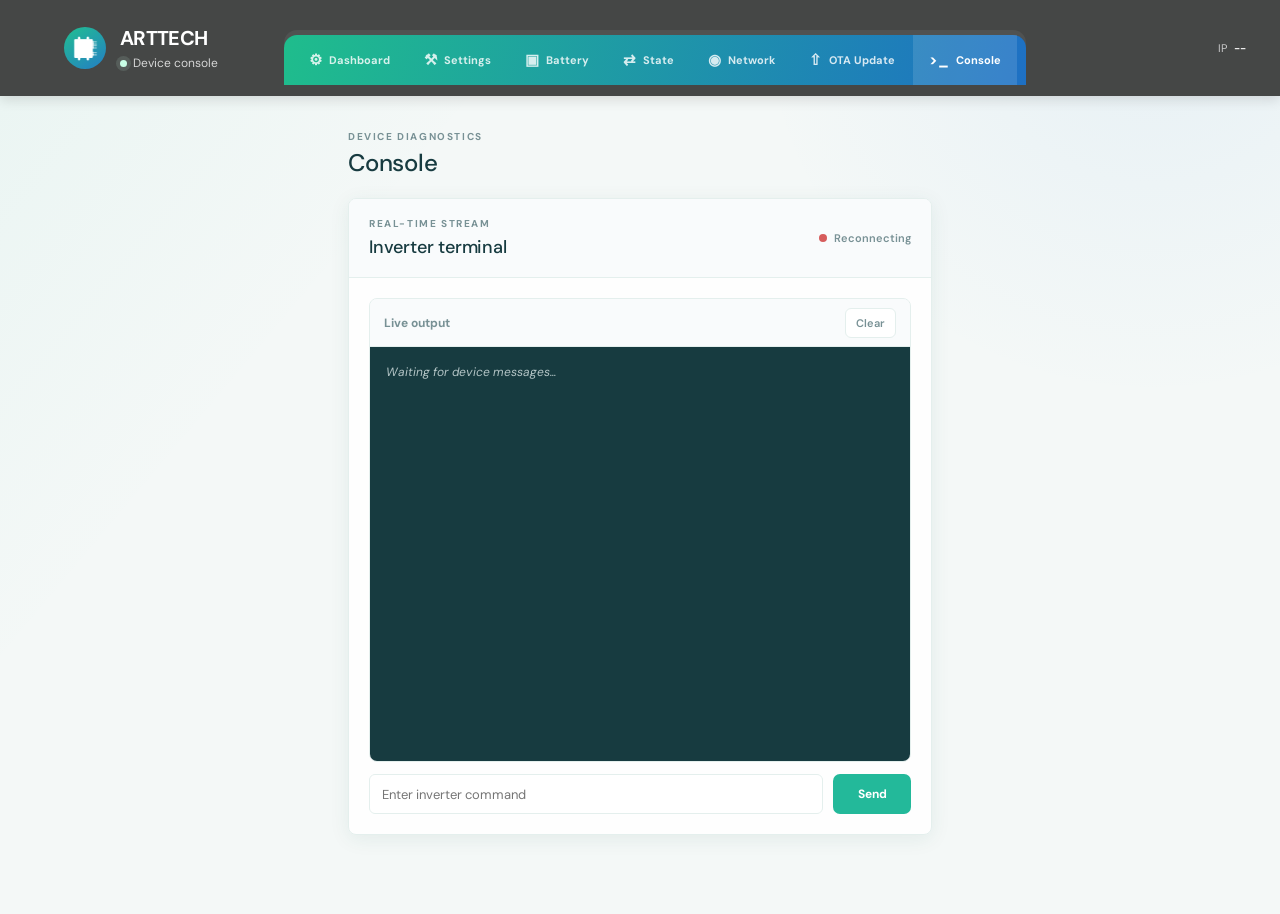
<file: data/info.html>
<!DOCTYPE html>
<html lang="en">
<head>
  <meta charset="UTF-8" />
  <meta http-equiv="X-UA-Compatible" content="IE=edge" />
  <meta name="viewport" content="width=device-width, initial-scale=1.0" />
  <title>ARTTECH | Console</title>
  <link rel="preconnect" href="https://fonts.googleapis.com">
  <link rel="preconnect" href="https://fonts.gstatic.com" crossorigin>
  <link href="https://fonts.googleapis.com/css2?family=DM+Sans:wght@400;500;600;700&display=swap" rel="stylesheet">
  <link rel="stylesheet" href="dashboard.css" />
  <link rel="stylesheet" href="info.css" />
</head>
<body>
  <!-- 1. Dashboard shell and navigation -->
  <header class="topbar">
    <div class="brand-block">
      <div class="brand-mark"><img src="pic/pic-monitor.png" alt="Inverter"></div>
      <div>
        <h1>ARTTECH</h1>
        <p class="connection"><span class="status-dot"></span>Device console</p>
      </div>
    </div>
    <nav class="top-navigation" aria-label="Primary navigation">
      <a class="top-navigation-link" href="dashboard.html"><span>⚙</span> Dashboard</a>
      <a class="top-navigation-link" href="setting.html"><span>⚒</span> Settings</a>
      <a class="top-navigation-link" href="battery.html"><span>▣</span> Battery</a>
      <a class="top-navigation-link" href="state.html"><span>⇄</span> State</a>
      <a class="top-navigation-link" href="network.html"><span>◉</span> Network</a>
      <a class="top-navigation-link" href="ota.html"><span>⇧</span> OTA Update</a>
      <a class="top-navigation-link active" href="info.html" aria-current="page"><span>&gt;_</span> Console</a>
    </nav>
    <div class="topbar-actions info-device-status">
      <span>IP</span>
      <strong id="device_ip">--</strong>
    </div>
  </header>

  <div class="app-shell">
    <main class="dashboard info-page">
      <!-- 2. Page heading -->
      <section class="page-intro">
        <div>
          <p class="overline">DEVICE DIAGNOSTICS</p>
          <h2>Console</h2>
        </div>
      </section>

      <!-- 3. Live console -->
      <section class="info-panel" aria-labelledby="console-title">
        <header class="info-header">
          <div>
            <p class="overline">REAL-TIME STREAM</p>
            <h2 id="console-title">Inverter terminal</h2>
          </div>
          <span class="connection-state" id="connectionState" role="status" aria-live="polite">
            <span class="connection-indicator" id="connectionIndicator"></span>
            <span id="connectionLabel">Connecting</span>
          </span>
        </header>

        <div class="info-content">
          <!-- 3.1 Terminal output -->
          <section class="console-card" aria-labelledby="terminal-title">
            <header class="console-header">
              <h3 id="terminal-title">Live output</h3>
              <button class="console-clear" id="clearBtn" type="button">Clear</button>
            </header>
            <div class="terminal" id="terminal" role="log" aria-live="polite" aria-relevant="additions text">
              <p class="terminal-empty" id="terminalEmpty">Waiting for device messages...</p>
            </div>
          </section>

          <!-- 3.2 Command input -->
          <form class="console-command" id="commandForm">
            <label class="visually-hidden" for="messageInput">Inverter command</label>
            <input class="command-input" type="text" id="messageInput" placeholder="Enter inverter command" autocomplete="off" />
            <button class="command-send" id="sendBtn" type="submit">Send</button>
          </form>
        </div>
      </section>
    </main>
  </div>

  <script src="info.js"></script>
</body>
</html>
</file>
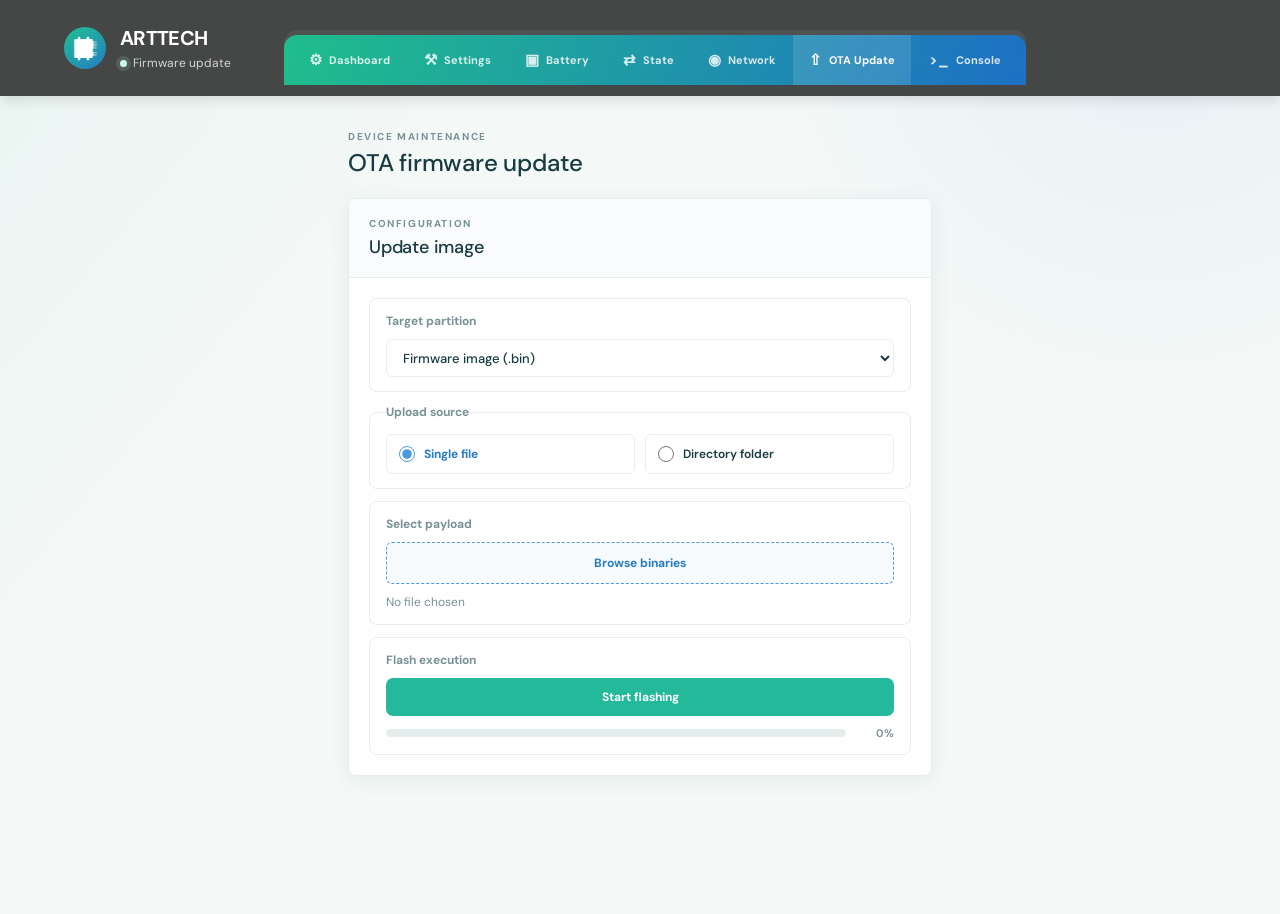
<file: data/ota.html>
<!DOCTYPE html>
<html lang="en">
<head>
  <meta charset="UTF-8" />
  <meta http-equiv="X-UA-Compatible" content="IE=edge" />
  <meta name="viewport" content="width=device-width, initial-scale=1.0" />
  <title>ARTTECH | Firmware Update</title>
  <link rel="preconnect" href="https://fonts.googleapis.com">
  <link rel="preconnect" href="https://fonts.gstatic.com" crossorigin>
  <link href="https://fonts.googleapis.com/css2?family=DM+Sans:wght@400;500;600;700&display=swap" rel="stylesheet">
  <link rel="stylesheet" href="dashboard.css" />
  <link rel="stylesheet" href="ota.css" />
</head>
<body>
  <!-- 1. Dashboard shell and navigation -->
  <header class="topbar">
    <div class="brand-block">
      <div class="brand-mark"><img src="pic/pic-monitor.png" alt="Inverter"></div>
      <div>
        <h1>ARTTECH</h1>
        <p class="connection"><span class="status-dot"></span>Firmware update</p>
      </div>
    </div>
    <nav class="top-navigation" aria-label="Primary navigation">
      <a class="top-navigation-link" href="dashboard.html"><span>⚙</span> Dashboard</a>
      <a class="top-navigation-link" href="setting.html"><span>⚒</span> Settings</a>
      <a class="top-navigation-link" href="battery.html"><span>▣</span> Battery</a>
      <a class="top-navigation-link" href="state.html"><span>⇄</span> State</a>
      <a class="top-navigation-link" href="network.html"><span>◉</span> Network</a>
      <a class="top-navigation-link active" href="ota.html" aria-current="page"><span>⇧</span> OTA Update</a>
      <a class="top-navigation-link" href="info.html"><span>&gt;_</span> Console</a>
    </nav>
    <div class="topbar-actions"></div>
  </header>

  <div class="app-shell">
    <main class="dashboard ota-page">
      <!-- 2. Page heading -->
      <section class="page-intro">
        <div>
          <p class="overline">DEVICE MAINTENANCE</p>
          <h2>OTA firmware update</h2>
        </div>
      </section>

      <!-- 3. Firmware update workflow -->
      <section class="ota-panel" aria-labelledby="ota-panel-title">
        <header class="ota-header">
          <div>
            <p class="overline">CONFIGURATION</p>
            <h2 id="ota-panel-title">Update image</h2>
          </div>
        </header>

        <div class="ota-content">
          <!-- 3.1 Target partition -->
          <section class="ota-card" aria-labelledby="partition-label">
            <label class="ota-label" id="partition-label" for="type">Target partition</label>
            <select id="type" class="ota-select">
              <option value="otafirmware">Firmware image (.bin)</option>
              <option value="otalittlefs">LittleFS filesystem (.bin)</option>
            </select>
          </section>

          <!-- 3.2 Upload source -->
          <fieldset class="ota-card ota-source-card">
            <legend class="ota-label">Upload source</legend>
            <div class="ota-source-options">
              <label class="ota-source-option">
                <input type="radio" name="uploadMode" id="radioFile" checked>
                <span>Single file</span>
              </label>
              <label class="ota-source-option">
                <input type="radio" name="uploadMode" id="radioFolder">
                <span>Directory folder</span>
              </label>
            </div>
          </fieldset>

          <!-- 3.3 Payload selection -->
          <section class="ota-card" aria-labelledby="payload-title">
            <h3 class="ota-label" id="payload-title">Select payload</h3>
            <div id="fileInputGroup" class="ota-file-group">
              <label class="ota-file-picker">
                <input type="file" id="file" multiple>
                <span>Browse binaries</span>
              </label>
            </div>
            <div id="folderInputGroup" class="ota-file-group" hidden>
              <label class="ota-file-picker">
                <input type="file" id="folder" webkitdirectory multiple>
                <span>Browse folder</span>
              </label>
            </div>
            <p id="file-name" class="ota-file-name" aria-live="polite">No file chosen</p>
          </section>

          <!-- 3.4 Upload progress and action -->
          <section class="ota-card" aria-labelledby="flash-title">
            <h3 class="ota-label" id="flash-title">Flash execution</h3>
            <button class="ota-upload-button" id="upload-button" type="button">Start flashing</button>
            <div class="ota-progress-wrap">
              <progress id="progress" max="100" value="0" aria-label="Upload progress"></progress>
              <output id="progress-value" for="progress">0%</output>
            </div>
          </section>
        </div>
      </section>
    </main>
  </div>

  <script src="ota.js"></script>
</body>
</html>
</file>
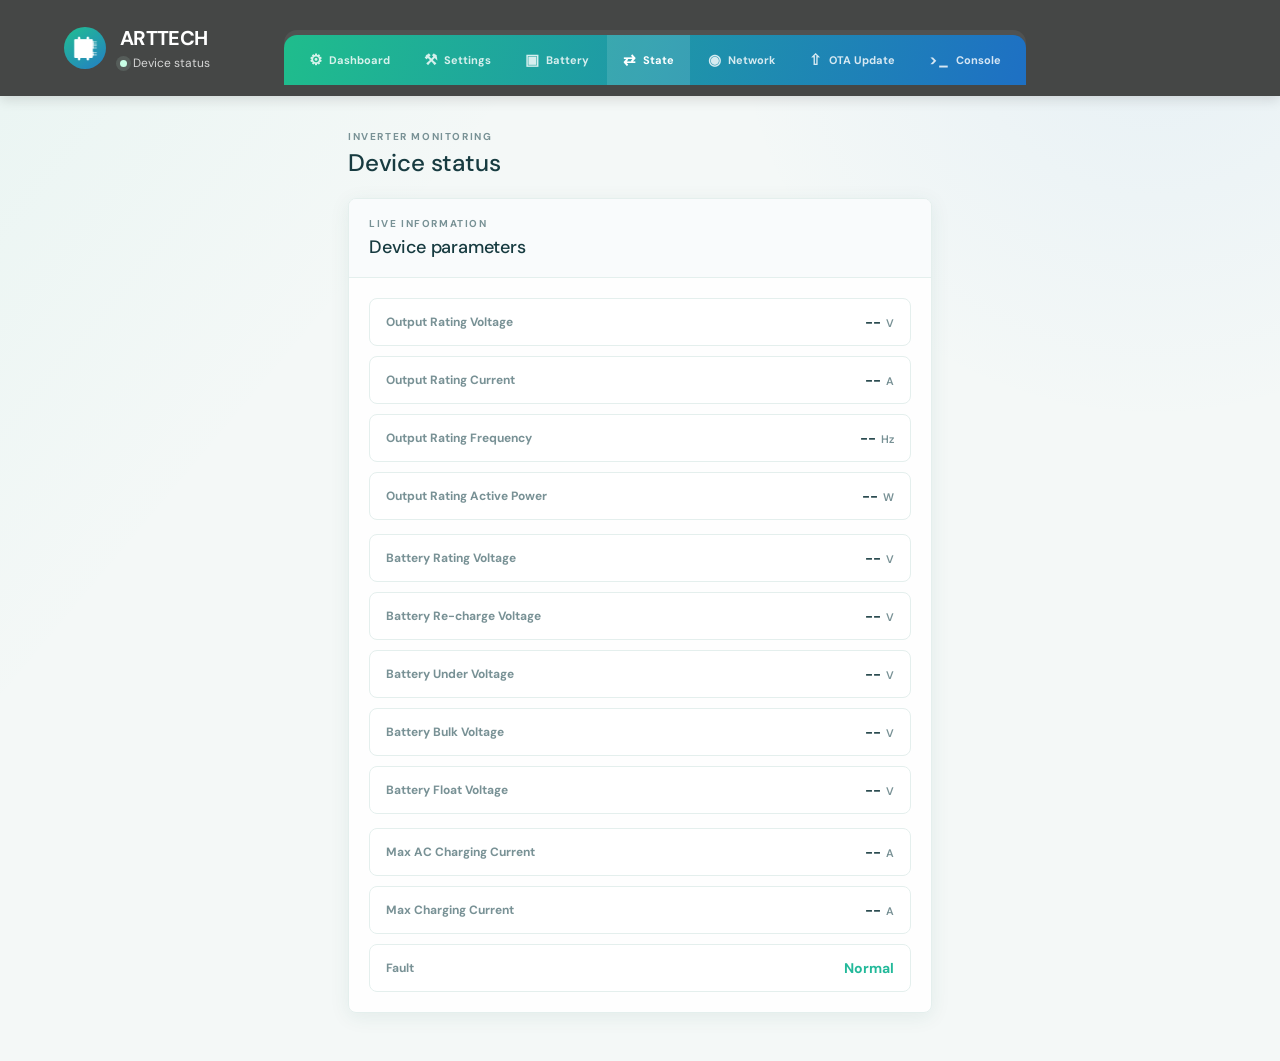
<file: data/state.html>
<!DOCTYPE html>
<html lang="en">

<head>
  <meta charset="UTF-8" />
  <meta http-equiv="X-UA-Compatible" content="IE=edge" />
  <meta name="viewport" content="width=device-width, initial-scale=1.0" />
  <title>ARTTECH | Device Status</title>
  <link rel="preconnect" href="https://fonts.googleapis.com">
  <link rel="preconnect" href="https://fonts.gstatic.com" crossorigin>
  <link href="https://fonts.googleapis.com/css2?family=DM+Sans:wght@400;500;600;700&display=swap" rel="stylesheet">
  <link rel="stylesheet" href="dashboard.css" />
  <link rel="stylesheet" href="state.css" />
</head>

<body>
  <!-- 1. Dashboard shell and navigation -->
  <header class="topbar">
    <div class="brand-block">
      <div class="brand-mark"><img src="pic/pic-monitor.png" alt="Inverter"></div>
      <div>
        <h1>ARTTECH</h1>
        <p class="connection"><span class="status-dot"></span>Device status</p>
      </div>
    </div>
    <nav class="top-navigation" aria-label="Primary navigation">
      <a class="top-navigation-link" href="dashboard.html"><span>⚙</span> Dashboard</a>
      <a class="top-navigation-link" href="setting.html"><span>⚒</span> Settings</a>
      <a class="top-navigation-link" href="battery.html"><span>▣</span> Battery</a>
      <a class="top-navigation-link active" href="state.html"><span>⇄</span> State</a>
      <a class="top-navigation-link" href="network.html"><span>◉</span> Network</a>
      <a class="top-navigation-link" href="ota.html"><span>⇧</span> OTA Update</a>
      <a class="top-navigation-link" href="info.html"><span>&gt;_</span> Console</a>
    </nav>
    <div class="topbar-actions"></div>
  </header>

  <div class="app-shell">
    <main class="dashboard device-status-page">
      <!-- 2. Page heading -->
      <section class="page-intro">
        <div>
          <p class="overline">INVERTER MONITORING</p>
          <h2>Device status</h2>
        </div>
      </section>

      <!-- 3. Device status panel -->
      <section class="status-panel" aria-labelledby="device-status-title">
        <header class="status-header">
          <div class="status-title">
            <p class="overline">LIVE INFORMATION</p>
            <h2 id="device-status-title">Device parameters</h2>
          </div>
        </header>

        <div class="status-content">
          <!-- 3.1 Output rating -->
          <article class="status-row">
            <h3>Output Rating Voltage</h3>
            <div class="status-value"><strong id="Output Rating Voltage">--</strong><span>V</span></div>
          </article>
          <article class="status-row">
            <h3>Output Rating Current</h3>
            <div class="status-value"><strong id="Output Rating Current">--</strong><span>A</span></div>
          </article>
          <article class="status-row">
            <h3>Output Rating Frequency</h3>
            <div class="status-value"><strong id="Output Rating Frequency">--</strong><span>Hz</span></div>
          </article>
          <article class="status-row">
            <h3>Output Rating Active Power</h3>
            <div class="status-value"><strong id="Output Rating Active Power">--</strong><span>W</span></div>
          </article>

          <!-- 3.2 Battery rating -->
          <article class="status-row">
            <h3>Battery Rating Voltage</h3>
            <div class="status-value"><strong id="Battery Rating Voltage">--</strong><span>V</span></div>
          </article>
          <article class="status-row">
            <h3>Battery Re-charge Voltage</h3>
            <div class="status-value"><strong id="Battery Re-charge Voltage">--</strong><span>V</span></div>
          </article>
          <article class="status-row">
            <h3>Battery Under Voltage</h3>
            <div class="status-value"><strong id="Battery Under Voltage">--</strong><span>V</span></div>
          </article>
          <article class="status-row">
            <h3>Battery Bulk Voltage</h3>
            <div class="status-value"><strong id="Battery Bulk Voltage">--</strong><span>V</span></div>
          </article>
          <article class="status-row">
            <h3>Battery Float Voltage</h3>
            <div class="status-value"><strong id="Battery Float Voltage">--</strong><span>V</span></div>
          </article>

          <!-- 3.3 Charging limits -->
          <article class="status-row">
            <h3>Max AC Charging Current</h3>
            <div class="status-value"><strong id="Max AC Charging Current">--</strong><span>A</span></div>
          </article>
          <article class="status-row">
            <h3>Max Charging Current</h3>
            <div class="status-value"><strong id="Max Charging Current">--</strong><span>A</span></div>
          </article>

          <!-- 3.4 Fault state -->
          <article class="status-row status-row-alert">
            <h3>Fault</h3>
            <div class="status-value"><strong id="Inverter Faults">Normal</strong></div>
          </article>
        </div>
      </section>
    </main>
  </div>

  <script src="state.js"></script>
</body>

</html>
</file>
<file: data/dashboard.css>
/* ==========================================================================
   DASHBOARD.CSS - STYLESHEET MANAGEMENT
   ========================================================================== */

/* --------------------------------------------------------------------------
   1. VARIABLES & BASE SETUP
   -------------------------------------------------------------------------- */
:root {
  --ink: #173b40;
  --muted: #789195;
  --paper: #fff;
  --canvas: #f4f8f7;
  --line: #e4efed;
  --mint: #23b99a;
  --blue: #4d99df;
  --yellow: #f7b735;
  --pink: #d978b0;
  --shadow: 0 16px 40px rgba(29, 84, 82, .08);
}

* {
  box-sizing: border-box;
}

html,
body {
  max-width: 100%;
  overflow-x: hidden;
}

body {
  margin: 0;
  background: var(--canvas);
  color: var(--ink);
  font-family: "DM Sans", sans-serif;
  background-image: linear-gradient(130deg, rgba(35, 185, 154, .05), transparent 28%),
                    radial-gradient(circle at 90% 0, rgba(77, 153, 223, .08), transparent 27%);
}

/* Typography Defaults */
h1,
h2,
p {
  margin: 0;
}

h1 {
  font-size: 20px;
  font-weight: 700;
  letter-spacing: -.7px;
}

h2 {
  font-family: 'Inter', system-ui, -apple-system, BlinkMacSystemFont, "Segoe UI", Roboto, sans-serif;
  font-size: 18px;
  font-weight: 500;
  letter-spacing: -0.2px;
}

button {
  font: inherit;
}

.overline {
  margin: 0;
  color: var(--muted);
  font-size: 10px;
  font-weight: 700;
  letter-spacing: 1.6px;
}

.overline-light {
  color: rgba(255, 255, 255, .75);
}

.separator {
  margin: 0 7px;
  color: rgba(255, 255, 255, .4);
}


/* --------------------------------------------------------------------------
   2. APP LAYOUT SHELL & NAVIGATION
   -------------------------------------------------------------------------- */
/* Top Header / Topbar (Fixed & Sticky Header) */
.topbar {
  display: flex;
  align-items: center;
  justify-content: space-between;
  padding: 25px max(5vw, 28px);
  color: #fff;
  position: sticky !important;
  top: 0;
  width: 100%;
  z-index: 1000;
  min-height: 82px;
  background: #454746;
  box-shadow: 0 4px 12px rgba(0, 0, 0, 0.12);
}

/* Brand & Logo Section */
.brand-block {
  display: flex;
  align-items: center;
  gap: 14px;
  min-width: 220px;
}

.brand-mark {
  display: grid;
  place-items: center;
  width: 42px;
  height: 42px;
  border-radius: 50%;
  background: linear-gradient(145deg, #21bf91, #247ec4);
  border: 0;
}

.brand-mark img {
  width: 25px;
  height: 25px;
  object-fit: contain;
  filter: brightness(0) invert(1);
}

.connection {
  margin-top: 4px;
  color: rgba(255, 255, 255, .78);
  font-size: 12px;
}

/* Top Navigation Bar */
.top-navigation {
  display: flex;
  align-self: flex-end;
  gap: 2px;
  margin: 0 auto -14px;
  padding: 0 9px;
  border-radius: 13px 13px 0 0;
  background: linear-gradient(105deg, #1fbd8c, #1e70c4);
  box-shadow: 0 -5px 0 rgba(255, 255, 255, .06);
  max-width: calc(100% - 32px);
}

.top-navigation-link {
  display: flex;
  align-items: center;
  gap: 7px;
  padding: 15px 16px;
  color: rgba(255, 255, 255, .82);
  font-size: 11px;
  font-weight: 700;
  text-decoration: none;
  white-space: nowrap;
}

.top-navigation-link span {
  font-size: 15px;
}

.top-navigation-link:hover,
.top-navigation-link.active {
  color: #fff;
  background: rgba(255, 255, 255, .12);
}

/* Topbar Action Buttons */
.topbar-actions {
  display: flex;
  align-items: center;
  gap: 12px;
  min-width: 220px;
  justify-content: flex-end;
}

.mode-pill {
  display: none;
}

.icon-button {
  width: 40px;
  height: 40px;
  cursor: pointer;
  font-size: 17px;
  border: 1px solid rgba(255, 255, 255, .28);
  background: rgba(255, 255, 255, .14);
  color: #fff;
  border-radius: 11px;
  overflow: hidden;
}

.profile-button {
  position: relative;
  font-size: 0;
  display: grid;
  place-items: center;
  width: 38px;
  height: 38px;
  border: 0;
  border-radius: 50%;
  color: #fff;
  background: linear-gradient(145deg, #20bc91, #227fc8);
  cursor: pointer;
}

.profile-button:before {
  content: "";
  position: absolute;
  top: 8px;
  left: 50%;
  width: 9px;
  height: 9px;
  margin-left: -4.5px;
  border-radius: 50%;
  background: #fff;
}

.profile-button:after {
  content: "";
  position: absolute;
  bottom: 7px;
  left: 50%;
  width: 19px;
  height: 10px;
  margin-left: -9.5px;
  border-radius: 11px 11px 5px 5px;
  background: #fff;
}

/* Main Shell Container */
.app-shell {
  display: flex;
  justify-content: center;
  min-height: calc(100vh - 82px);
  width: 100%;
}

.side-navigation {
  width: 208px;
  flex: 0 0 208px;
  padding-top: 26px;
  border-right: 1px solid #dcebe9;
  background: rgba(255, 255, 255, .7);
}

.dashboard {
  width: 100%;
  max-width: 1380px;
  margin: 0 auto;
  padding: 34px 28px 48px;
  flex: 1;
  box-sizing: border-box;
}


/* --------------------------------------------------------------------------
   3. COMMON CARDS & REUSABLE COMPONENTS
   -------------------------------------------------------------------------- */
.panel,
.metric-card {
  border: 1px solid rgba(220, 235, 232, .9);
  border-radius: 17px;
  background: rgba(255, 255, 255, .91);
  box-shadow: var(--shadow);
}

.panel {
  padding: 24px;
}

.panel-heading {
  display: flex;
  align-items: center;
  justify-content: space-between;
}

.panel-heading h2 {
  margin-top: 5px;
}

/* Status Indicators / Lamps */
.status-dot,
.live-dot {
  display: inline-block;
  width: 7px;
  height: 7px;
  margin-right: 6px;
  border-radius: 50%;
  background: #c9ffe6;
  box-shadow: 0 0 0 4px rgba(201, 255, 230, .12);
}

.status-dot.offline {
  background: #f4b860;
  box-shadow: 0 0 0 4px rgba(244, 184, 96, .14);
}

.live-label {
  padding: 7px 11px;
  border-radius: 8px;
  color: #159a7c;
  background: #e9faf4;
  font-size: 11px;
  font-weight: 700;
  text-transform: uppercase;
}

.live-dot {
  width: 6px;
  height: 6px;
  margin-right: 5px;
  background: var(--mint);
  box-shadow: none;
}

.status-lamp {
  display: inline-block;
  width: 11px;
  height: 11px;
  flex: 0 0 11px;
  border: 1px solid #b9f1dc;
  border-radius: 50%;
  background: #24c995;
  box-shadow: 0 0 2px rgba(36, 201, 149, 0.4);
}

.status-lamp.offline {
  border-color: #d1d5db;
  background: #9ca3af;
  box-shadow: none;
}

.status-lamp.warning {
  border-color: #fbd38d;
  background: #f59e0b;
  box-shadow: 0 0 2px rgba(245, 158, 11, 0.4);
}

.status-lamp.fault {
  border-color: #ffd0cf;
  background: #e45b5b;
  box-shadow: 0 0 2px rgba(228, 91, 91, 0.4);
}


/* --------------------------------------------------------------------------
   4. DASHBOARD PAGE INTRO (ENERGY AT A GLANCE HEADER)
   -------------------------------------------------------------------------- */
.page-intro {
  display: flex;
  align-items: center;
  justify-content: space-between;
  margin-bottom: 20px;
  gap: 12px;
  width: 100%;
}

.page-intro > div:first-child {
  min-width: 0; /* รองรับการย่อขนาดของ Text ภายใน Flex container */
}

.page-intro h2 {
  margin-top: 4px;
  font-size: 24px;
  white-space: nowrap; /* กำหนดไม่ให้ข้อความหัวข้อขึ้นบรรทัดใหม่ */
  overflow: hidden;
  text-overflow: ellipsis;
}

.date-chip {
  padding: 9px 13px;
  border: 1px solid var(--line);
  border-radius: 10px;
  color: var(--muted);
  background: rgba(255, 255, 255, .65);
  font-size: 12px;
  white-space: nowrap; /* ล็อควันที่ไม่ให้ตกบรรทัด */
  flex-shrink: 0;       /* ป้องกันไม่ให้ตัวชิปวันที่โดนบีบเบี้ยว */
}

.date-chip span {
  margin-right: 6px;
  color: var(--mint);
}


/* --------------------------------------------------------------------------
   5. TOP METRICS GRID (KEY PERFORMANCE OVERVIEW)
   -------------------------------------------------------------------------- */
.metrics-grid {
  display: grid;
  grid-template-columns: repeat(4, 1fr);
  gap: 18px;
  margin-top: 18px;
}

.metric-card {
  padding: 19px;
  border-top: 3px solid #0ea5e9;
}

.energy-summary-values {
  display: grid;
  gap: 8px;
  margin-top: 14px;
}

.energy-summary-row {
  display: flex;
  align-items: baseline;
  justify-content: space-between;
  gap: 10px;
  color: var(--muted);
  font-size: 12px;
}

.energy-summary-row strong {
  color: var(--ink);
  font-size: 14px;
  white-space: nowrap;
}

.energy-summary-row small {
  color: var(--muted);
  font-size: 10px;
  font-weight: 500;
}

.metric-top {
  display: flex;
  align-items: center;
  gap: 8px;
}

.metric-top .overline {
  flex: 1;
}

.metric-icon {
  font-size: 23px;
}

.trend {
  padding: 4px 7px;
  border-radius: 6px;
  font-size: 10px;
  font-weight: 700;
}

.positive {
  color: #159b7b;
  background: #e8faf3;
}

.neutral {
  color: #71888b;
  background: #f0f5f4;
}

.metric-value {
  margin-top: 14px;
  font-size: 27px;
  font-weight: 700;
}

.metric-value small {
  color: var(--muted);
  font-size: 11px;
  font-weight: 500;
}

.metric-value.compact {
  margin-top: 0;
}

.metric-note {
  margin-top: 4px;
  color: var(--muted);
  font-size: 12px;
}

.metric-note strong {
  color: var(--ink);
}

/* Ring Indicators Inside Metric Cards */
.battery-summary,
.load-summary {
  display: flex;
  align-items: center;
  gap: 14px;
  margin-top: 13px;
}

.ring-wrapper {
  position: relative;
  width: 57px;
  height: 57px;
  display: flex;
  align-items: center;
  justify-content: center;
}

.ring-svg {
  width: 100%;
  height: 100%;
  transform: rotate(-90deg);
}

.ring-bg {
  fill: none;
  stroke: #e2e8f0;
  stroke-width: 3;
}

.ring-progress {
  fill: none;
  stroke-width: 3;
  stroke-linecap: round;
  transition: stroke-dashoffset 0.3s ease;
}

.ring-progress.mint {
  stroke: var(--mint);
}

.ring-progress.blue {
  stroke: var(--blue);
}

.ring-wrapper > span {
  position: absolute;
  z-index: 1;
  font-size: 13px;
  font-weight: 700;
  color: var(--ink);
}

#loadRingValue {
  color: var(--blue);
}

#loadRingValue small {
  font-size: 9px;
}


/* --------------------------------------------------------------------------
   6. LOAD & OUTPUT PERFORMANCE SECTION
   -------------------------------------------------------------------------- */
.load-output-section {
  display: grid;
  grid-template-columns: 320px 1fr;
  gap: 18px;
  margin-top: 18px;
}

/* Load Gauge Panel */
.load-panel {
  display: flex;
  flex-direction: column;
  justify-content: space-between;
  padding: 24px;
}

.load-panel .panel-heading-center {
  text-align: center;
}

.load-panel .panel-heading-center .overline {
  font-size: 13px;
  letter-spacing: 2px;
  font-weight: 700;
  color: #556b6e;
}

.gauge-wrapper {
  position: relative;
  display: flex;
  flex-direction: column;
  align-items: center;
  justify-content: center;
  margin: 20px 0;
}

.gauge-circle {
  width: 160px;
  height: 160px;
  position: relative;
  display: flex;
  align-items: center;
  justify-content: center;
}

.gauge-svg {
  width: 100%;
  height: 100%;
  transform: rotate(-90deg);
}

.gauge-bg {
  fill: none;
  stroke: #e2e8f0;
  stroke-width: 7;
}

.gauge-progress {
  fill: none;
  stroke: #10b981;
  stroke-width: 7;
  stroke-linecap: round;
  transition: stroke-dashoffset 0.5s ease-in-out;
}

.gauge-progress.warning {
  stroke: #f59e0b;
}

.gauge-progress.fault {
  stroke: #ef4444;
}

.gauge-progress.offline {
  stroke: #94a3b8;
}

.gauge-data {
  position: absolute;
  text-align: center;
}

.gauge-data .overline {
  font-size: 11px;
  font-weight: 700;
  color: #64748b;
  letter-spacing: 0.5px;
  margin-bottom: 2px;
}

.gauge-data .value {
  font-size: 32px;
  font-weight: 800;
  color: #0f172a;
  line-height: 1;
}

.gauge-data .value span {
  font-size: 20px;
  font-weight: 700;
  margin-left: 1px;
}

.load-stats {
  border-top: 1px solid var(--line);
  padding-top: 14px;
  display: flex;
  flex-direction: column;
  gap: 8px;
}

.load-stats-row {
  display: flex;
  justify-content: space-between;
  font-size: 12px;
}

.load-stats-row .lbl {
  color: #8899a6;
  font-weight: 600;
  font-size: 10px;
}

.load-stats-row .val {
  font-weight: 700;
  color: var(--ink);
}

.load-stats-row .val.highlight-green {
  color: #10b981;
}

/* Performance Panel Grid */
.performance-panel {
  padding: 24px;
  background: rgba(255, 255, 255, 0.85);
  backdrop-filter: blur(12px);
  -webkit-backdrop-filter: blur(12px);
  border: 1px solid rgba(228, 239, 237, 0.8);
  border-radius: 20px;
  box-shadow: 0 20px 40px rgba(23, 59, 64, 0.04);
}

.performance-panel .panel-heading {
  margin-bottom: 20px;
}

.perf-grid {
  display: grid;
  grid-template-columns: repeat(3, 1fr);
  gap: 16px;
}

.perf-card {
  background: #ffffff;
  border: 1px solid #eef4f3;
  border-radius: 14px;
  padding: 18px;
  display: flex;
  flex-direction: column;
  justify-content: space-between;
  min-height: 104px;
  position: relative;
  overflow: hidden;
  transition: all 0.25s cubic-bezier(0.4, 0, 0.2, 1);
  box-shadow: 0 2px 6px rgba(23, 59, 64, 0.02);
}

.perf-card:hover {
  transform: translateY(-2px);
  box-shadow: 0 8px 20px rgba(23, 59, 64, 0.06);
  border-color: #dcebe9;
}

.perf-card-header {
  display: flex;
  align-items: center;
  justify-content: space-between;
}

.perf-card .overline {
  font-size: 10px;
  font-weight: 700;
  letter-spacing: 1.2px;
  color: #789195;
}

.perf-body {
  margin-top: 10px;
}

.perf-card .value {
  font-size: 26px;
  font-weight: 600;
  color: #173b40;
  letter-spacing: -0.5px;
  line-height: 1.1;
}

.perf-card .value small {
  font-size: 13px;
  font-weight: 500;
  color: #789195;
  margin-left: 2px;
}

.perf-sub-label {
  font-size: 11px;
  color: #94a3b8;
  margin-top: 4px;
  font-weight: 400;
}

/* Card Visual Accents & Status Indicators */
.perf-card::before {
  content: "";
  position: absolute;
  top: 0;
  left: 0;
  width: 4px;
  height: 100%;
  border-radius: 4px 0 0 4px;
  background: #10b981;
  opacity: 1;
}

.perf-card.warning::before {
  background: #f59e0b;
}

.perf-card.fault::before {
  background: #ef4444;
}

.perf-card.offline::before {
  background: #94a3b8;
}

.status-indicator {
  width: 6px;
  height: 6px;
  border-radius: 50%;
  background: #cbd5e1;
}

.perf-card.normal .status-indicator {
  background: #10b981;
}

.perf-card.warning .status-indicator {
  background: #f59e0b;
}

.perf-card.fault .status-indicator {
  background: #ef4444;
}

.perf-card.offline .status-indicator {
  background: #cbd5e1;
}

.status-badge-mini {
  font-size: 9px;
  font-weight: 700;
  padding: 2px 6px;
  border-radius: 4px;
  background: #ecfdf5;
  color: #059669;
  letter-spacing: 0.3px;
  text-transform: uppercase;
}


/* --------------------------------------------------------------------------
   7. THREE-COLUMN GRID (INSIGHTS, BENEFITS & SYSTEM STATUS)
   -------------------------------------------------------------------------- */
.three-column-grid {
  display: grid;
  grid-template-columns: repeat(3, 1fr);
  gap: 18px;
  margin-top: 18px;
}

/* Panel 1: Benefits */
.benefit-panel {
  min-height: 233px;
}

.benefit-list {
  margin-top: 19px;
}

.benefit-list div {
  display: flex;
  align-items: center;
  justify-content: space-between;
  padding: 13px 0;
  border-bottom: 1px solid var(--line);
  font-size: 13px;
}

.benefit-list span {
  color: var(--muted);
}

.benefit-list strong {
  color: #c35b9a;
}

/* Panel 2: System Status */
.status-panel {
  min-height: 233px;
}

.status-badge {
  display: inline-flex;
  align-items: center;
  min-height: 26px;
  padding: 0 9px;
  border: 1px solid transparent;
  border-radius: 6px;
  color: #168d76;
  background: #e8faf3;
  font-size: 10px;
  font-weight: 700;
  white-space: nowrap;
}

.status-badge.online {
  border-color: #bcebd9;
  color: #168d76;
  background: #e8faf3;
}

.status-badge.offline {
  border-color: #e1e9e7;
  color: #71888b;
  background: #f0f5f4;
}

.status-badge.warning {
  border-color: #fbd38d;
  color: #b96a08;
  background: #fff7e6;
}

.status-badge.fault {
  border-color: #f4caca;
  color: #c23e3e;
  background: #fff0f0;
}

.status-list {
  margin-top: 12px;
  display: flex;
  flex-direction: column;
  gap: 0;
}

.status-list .status-item {
  display: flex;
  align-items: center;
  justify-content: space-between;
  gap: 12px;
  min-height: 44px;
  padding: 10px 0;
  border-bottom: 1px solid var(--line);
}

.status-list .status-item:last-child {
  border-bottom: 0;
}

.status-list .status-item.has-warning {
  border-bottom-color: #fbd38d;
}

.status-list .status-item.has-fault {
  border-bottom-color: #f4caca;
}

.status-list .status-item.has-warning .status-name {
  color: #b96a08;
}

.status-list .status-item.has-fault .status-name {
  color: #c23e3e;
}

/* ── Inverter fault-row: left side stacks label + fault text ── */
.status-list .status-item--fault-row {
  align-items: flex-start;
  min-height: 52px;
}

.status-item-left {
  display: flex;
  flex-direction: column;
  gap: 3px;
  flex: 1;
  min-width: 0;
}

.status-fault-text {
  font-size: 11px;
  font-weight: 600;
  color: var(--muted);
  line-height: 1.3;
  word-break: break-word;
}

/* Fault active: highlight the fault text */
.status-item--fault-row.has-fault .status-fault-text {
  color: #c23e3e;
}

.status-item--fault-row.has-warning .status-fault-text {
  color: #b96a08;
}

.status-list .status-name {
  color: var(--muted);
  font-size: 11px;
  font-weight: 700;
  letter-spacing: 0.4px;
}

.status-value {
  display: flex;
  align-items: center;
  gap: 6px;
  font-size: 12px;
  font-weight: 600;
  letter-spacing: 0;
}

.status-lamp {
  width: 7px;
  height: 7px;
  min-width: 7px;
  min-height: 7px;
  flex: 0 0 7px;
  aspect-ratio: 1 / 1;
  border-radius: 50%;
  display: inline-block;
}

.status-value.online {
  color: #059669;
}

.status-value.online .status-lamp {
  background-color: #10b981;
}

.status-value.degraded {
  color: #d97706;
}

.status-value.degraded .status-lamp {
  background-color: #f59e0b;
}

.status-value.warning {
  color: #b96a08;
}

.status-value.warning .status-lamp {
  border-color: #fbd38d;
  background-color: #f59e0b;
}

.status-value.offline,
.status-value.fault {
  color: #dc2626;
}

.status-value.offline .status-lamp,
.status-value.fault .status-lamp {
  background-color: #ef4444;
}

/* Panel 3: Energy Insights */
.insights-panel {
  display: flex;
  flex-direction: column;
  justify-content: space-between;
  min-height: 233px;
}

.insights-content {
  display: flex;
  flex-direction: column;
  gap: 16px;
  margin-top: 14px;
}

.insight-metric .highlight {
  color: #10b981;
  font-size: 32px;
  font-weight: 700;
  margin-top: 4px;
}

.insight-metric .highlight small {
  color: #789195;
  font-size: 14px;
  font-weight: 500;
}

.insight-row {
  display: flex;
  justify-content: space-between;
  padding: 12px 0;
  border-top: 1px dashed var(--line);
  border-bottom: 1px dashed var(--line);
}

.insight-row strong {
  display: block;
  margin-top: 4px;
  font-size: 18px;
  font-weight: 700;
  color: var(--ink);
}

.insight-progress {
  margin-top: 4px;
}

.progress-label {
  display: flex;
  justify-content: space-between;
  align-items: center;
  margin-bottom: 8px;
}

.progress-percent {
  color: #10b981;
  font-weight: 700;
  font-size: 13px;
}

.progress-bar-bg {
  width: 100%;
  height: 8px;
  background-color: #e5e7eb;
  border-radius: 999px;
  overflow: hidden;
}

.progress-bar-fill {
  height: 100%;
  background-color: #10b981;
  border-radius: 999px;
  transition: width 0.3s ease;
}


/* --------------------------------------------------------------------------
  CHARTS: ENERGY HISTORY AND LIVE POWER
  -------------------------------------------------------------------------- */
.charts-grid {
  display: grid;
  grid-template-columns: 1fr;
  gap: 18px;
  margin-top: 18px;
}

.chart-panel {
  min-height: 335px;
}

.chart-total {
  color: #d28d10;
  font-size: 17px;
  font-weight: 700;
}

.chart-total small {
  font-size: 11px;
  font-weight: 500;
}

.chart-legend {
  display: flex;
  gap: 12px;
  color: var(--muted);
  font-size: 11px;
}

.chart-legend i {
  display: inline-block;
  width: 8px;
  height: 8px;
  margin-right: 5px;
  border-radius: 50%;
  background: var(--blue);
}

.chart-legend .legend-pink {
  background: var(--pink);
}

.chart-legend .legend-yellow {
  background: var(--yellow);
}

/* Energy history controls and Home Assistant-style series legend */
.chart-history-tools {
  display: flex;
  align-items: center;
  justify-content: flex-end;
  gap: 12px;
  margin-top: 14px;
}

.energy-history-range {
  display: inline-flex;
  gap: 2px;
  padding: 3px;
  border: 1px solid var(--line);
  border-radius: 8px;
  background: #f5f8f7;
}

.energy-history-range button {
  min-height: 30px;
  padding: 0 9px;
  border: 0;
  border-radius: 5px;
  background: transparent;
  color: var(--muted);
  font: inherit;
  font-size: 10px;
  font-weight: 700;
  cursor: pointer;
}

.energy-history-range button.active {
  background: #fff;
  color: var(--ink);
  box-shadow: 0 1px 3px rgba(23, 59, 64, .12);
}

.energy-history-range button:focus-visible {
  outline: 2px solid var(--blue);
  outline-offset: 2px;
}

.energy-history-legend {
  display: flex;
  align-items: center;
  justify-content: center;
  flex-wrap: wrap;
  gap: 22px;
  margin-top: 10px;
}

.energy-history-legend button {
  display: inline-flex;
  align-items: center;
  gap: 7px;
  padding: 2px 0;
  border: 0;
  background: transparent;
  color: var(--muted);
  font: inherit;
  font-size: 12px;
  cursor: pointer;
}

.energy-series-check {
  display: grid;
  place-items: center;
  width: 18px;
  height: 18px;
  border: 2px solid #78858a;
  border-radius: 50%;
  color: #fff;
}

[data-energy-series="grid"].active .energy-series-check {
  border-color: var(--blue);
  background: var(--blue);
}

[data-energy-series="solar"].active .energy-series-check {
  border-color: var(--yellow);
  background: var(--yellow);
}

.energy-history-legend button.active {
  color: var(--ink);
}

.energy-history-legend button.active .energy-series-check::after {
  width: 7px;
  height: 4px;
  border-bottom: 2px solid currentColor;
  border-left: 2px solid currentColor;
  content: "";
  transform: translateY(-1px) rotate(-45deg);
}

.energy-history-legend button:focus-visible {
  border-radius: 3px;
  outline: 2px solid var(--blue);
  outline-offset: 4px;
}

.chart-wrap {
  position: relative;
  height: 245px;
  margin-top: 20px;
}

.energy-history-cursor {
  position: absolute;
  z-index: 1;
  top: 28px;
  bottom: 30px;
  width: 0;
  border-left: 1px dashed #789195;
  pointer-events: none;
}

.energy-history-tooltip {
  position: absolute;
  z-index: 2;
  display: grid;
  gap: 8px;
  min-width: 190px;
  max-width: calc(100% - 16px);
  padding: 11px 13px;
  border: 1px solid rgba(220, 235, 232, .95);
  border-radius: 8px;
  background: rgba(255, 255, 255, .98);
  box-shadow: 0 5px 18px rgba(25, 45, 43, .16);
  color: var(--ink);
  font-size: 12px;
  pointer-events: none;
}

.energy-history-tooltip[hidden],
.energy-history-cursor[hidden] {
  display: none;
}

.energy-history-tooltip-date {
  margin-bottom: 1px;
  font-size: 12px;
  font-weight: 700;
}

.energy-history-tooltip-row,
.energy-history-tooltip-total {
  display: flex;
  align-items: center;
  gap: 7px;
}

.energy-history-tooltip-row span,
.energy-history-tooltip-total span {
  flex: 1;
}

.energy-history-tooltip-row strong,
.energy-history-tooltip-total strong {
  font-weight: 700;
  white-space: nowrap;
}

.tooltip-swatch {
  width: 9px;
  height: 9px;
  flex: 0 0 9px;
  border-radius: 50%;
}

.grid-swatch {
  background: var(--blue);
}

.solar-swatch {
  background: var(--yellow);
}

.energy-history-tooltip-total {
  padding-top: 7px;
  border-top: 1px solid var(--line);
}


/* --------------------------------------------------------------------------
   9. RESPONSIVE MEDIA QUERIES (BREAKPOINTS)
   -------------------------------------------------------------------------- */
/* Large Desktops / Laptops (<= 1200px) */
@media (max-width: 1200px) {
  .dashboard {
    width: 100%;
    padding-inline: 22px;
  }

  .metrics-grid {
    gap: 14px;
  }

  .metric-card {
    padding: 16px;
  }
}

/* Medium Tablets / Small Laptops (<= 1100px) */
@media (max-width: 1100px) {
  .brand-block {
    min-width: 180px;
  }

  .topbar-actions {
    min-width: 110px;
  }

  .top-navigation-link {
    padding-inline: 10px;
  }

  .top-navigation-link span {
    display: none;
  }
}

/* Tablets Landscape (<= 1000px) */
@media (max-width: 1000px) {
  .metrics-grid {
    grid-template-columns: repeat(2, 1fr);
  }

  .load-output-section {
    grid-template-columns: 1fr;
  }

  .perf-grid {
    grid-template-columns: repeat(2, 1fr);
  }

  .three-column-grid {
    grid-template-columns: 1fr;
  }
}

/* Tablets Portrait (<= 900px) */
@media (max-width: 900px) {
  .topbar {
    flex-wrap: wrap;
    row-gap: 10px;
  }

  .top-navigation {
    order: 3;
    flex: 1 0 100%;
    justify-content: center;
    margin: 0 -14px -14px;
    padding-inline: 4px;
    border-radius: 10px 10px 0 0;
  }

  .dashboard {
    padding: 26px 18px 40px;
  }

  .charts-grid {
    grid-template-columns: 1fr;
  }

  .chart-panel {
    min-height: 320px;
  }
}

/* Mobile Devices Landscape (<= 700px) */
@media (max-width: 700px) {
  .topbar {
    min-height: 68px;
    padding: 12px 16px;
  }

  .brand-mark {
    width: 36px;
    height: 36px;
  }

  .brand-block h1 {
    font-size: 17px;
  }

  .connection {
    font-size: 10px;
  }

  .top-navigation {
    position: relative;
    top: auto;
    left: auto;
    right: auto;
    justify-content: flex-start;
    margin: 4px 0 0;
    padding: 4px 6px;
    border-radius: 8px;
    overflow-x: auto;
    white-space: nowrap;
    -webkit-overflow-scrolling: touch;
  }

  .top-navigation-link {
    flex: initial;
    padding: 8px 12px;
    font-size: 11px;
  }

  .top-navigation-link span {
    display: inline;
    font-size: 13px;
  }

  .app-shell {
    display: block;
    padding-top: 0;
  }

  .side-navigation {
    width: 100%;
    padding: 0;
    border-right: 0;
    border-bottom: 1px solid #dcebe9;
  }

  .dashboard {
    width: 100%;
    padding: 20px 16px 38px;
  }

  .page-intro h2 {
    font-size: 20px;
  }
}

/* Mobile Devices Portrait (<= 600px) */
@media (max-width: 600px) {
  .perf-grid {
    grid-template-columns: 1fr;
  }

  .metrics-grid {
    grid-template-columns: 1fr;
    gap: 14px;
  }

  .metric-card {
    padding: 17px;
  }

  .charts-grid {
    gap: 14px;
    margin-top: 14px;
  }

  .chart-panel {
    min-height: 290px;
    padding: 18px 14px;
  }

  .chart-wrap {
    position: relative;
    height: 210px;
  }

  .chart-legend {
    gap: 7px;
    font-size: 10px;
  }

  .chart-history-tools {
    align-items: flex-start;
    flex-direction: column;
    gap: 10px;
  }

  .energy-history-range {
    width: 100%;
  }

  .energy-history-range button {
    flex: 1;
    padding-inline: 5px;
  }

  .energy-history-legend {
    gap: 16px;
  }
}

/* iPhone SE & Extra Small Screens Optimization (<= 480px) */
@media (max-width: 480px) {
  .topbar {
    padding: 10px 12px;
  }

  .topbar-actions {
    gap: 6px;
    min-width: auto;
  }

  .icon-button,
  .profile-button {
    width: 32px;
    height: 32px;
  }

  .dashboard {
    padding: 16px 12px 32px;
  }

  /* ปรับแต่ง Page-Intro ป้องกันข้อความ Energy at a glance ตกบรรทัด */
  .page-intro {
    flex-wrap: nowrap;
    align-items: center;
    justify-content: space-between;
    gap: 8px;
    margin-bottom: 14px;
  }

  .page-intro h2 {
    font-size: 16px;
    line-height: 1.2;
    letter-spacing: -0.3px;
  }

  .page-intro .overline {
    font-size: 9px;
    letter-spacing: 0.8px;
  }

  .date-chip {
    padding: 5px 8px;
    font-size: 11px;
    white-space: nowrap;
    flex-shrink: 0;
  }

  .top-navigation-link {
    padding: 6px 10px;
    font-size: 10px;
  }

  .top-navigation-link span {
    font-size: 12px;
  }
}
</file>
<file: data/info.css>
/* ========================================================================
   INFO.CSS - Device console page styles
   Shared shell and theme are provided by dashboard.css.
   ======================================================================== */

/* --------------------------------------------------------------------------
   1. Page layout and console panel
   -------------------------------------------------------------------------- */
.info-page {
  width: min(900px, 100%);
  max-width: 50%;
  min-width: 0;
  font-family: "DM Sans", sans-serif;
}

.info-page h1,
.info-page h2,
.info-page h3,
.info-page p,
.info-page button,
.info-page input {
  font-family: "DM Sans", sans-serif;
}

.info-device-status {
  gap: 7px;
  color: rgba(255, 255, 255, .72);
  font-size: 11px;
  white-space: nowrap;
}

.info-device-status strong {
  color: #fff;
  font-weight: 600;
}

.info-panel {
  width: 100%;
  overflow: hidden;
  border: 1px solid var(--line);
  border-radius: 8px;
  background: rgba(255, 255, 255, .91);
  box-shadow: 0 4px 20px rgba(29, 84, 82, .08);
}

.info-header {
  display: flex;
  align-items: center;
  justify-content: space-between;
  gap: 16px;
  padding: 18px 20px;
  border-bottom: 1px solid var(--line);
  background: rgba(248, 250, 252, .8);
}

.info-header h2 {
  margin-top: 5px;
}

.connection-state {
  display: inline-flex;
  align-items: center;
  gap: 7px;
  flex: 0 0 auto;
  color: var(--muted);
  font-size: 11px;
  font-weight: 600;
}

.connection-indicator {
  width: 8px;
  height: 8px;
  border-radius: 50%;
  background: #f7b735;
}

.connection-state.is-connected .connection-indicator {
  background: var(--mint);
  box-shadow: 0 0 0 3px rgba(35, 185, 154, .14);
}

.connection-state.is-disconnected .connection-indicator {
  background: #d65c5c;
}

.info-content {
  display: flex;
  flex-direction: column;
  gap: 12px;
  padding: 20px;
}

/* --------------------------------------------------------------------------
   2. Terminal output
   -------------------------------------------------------------------------- */
.console-card {
  display: flex;
  flex-direction: column;
  min-width: 0;
  overflow: hidden;
  border: 1px solid var(--line);
  border-radius: 8px;
  background: var(--paper);
}

.console-header {
  display: flex;
  align-items: center;
  justify-content: space-between;
  gap: 12px;
  min-height: 48px;
  padding: 8px 14px;
  border-bottom: 1px solid var(--line);
  background: rgba(248, 250, 252, .8);
}

.console-header h3 {
  margin: 0;
  color: var(--muted);
  font-size: 12px;
  font-weight: 700;
}

.console-clear {
  min-height: 30px;
  padding: 0 10px;
  border: 1px solid var(--line);
  border-radius: 6px;
  cursor: pointer;
  background: var(--paper);
  color: var(--muted);
  font-size: 11px;
  font-weight: 600;
  transition: border-color .2s ease, color .2s ease, background .2s ease;
}

.console-clear:hover {
  border-color: var(--blue);
  background: rgba(77, 153, 223, .06);
  color: #287bbd;
}

.terminal {
  height: clamp(260px, 46vh, 520px);
  min-height: 220px;
  padding: 16px;
  overflow: auto;
  background: #173b40;
  color: #e8faf3;
  font-family: Consolas, "Courier New", monospace;
  font-size: 12px;
  line-height: 1.65;
  overflow-wrap: anywhere;
  scrollbar-color: #789195 #173b40;
  scrollbar-width: thin;
}

.terminal::-webkit-scrollbar {
  width: 8px;
}

.terminal::-webkit-scrollbar-track {
  background: #173b40;
}

.terminal::-webkit-scrollbar-thumb {
  border: 2px solid #173b40;
  border-radius: 8px;
  background: #789195;
}

.terminal::-webkit-scrollbar-thumb:hover {
  background: #a6c0c2;
}

.terminal > div {
  margin-bottom: 4px;
  overflow-wrap: anywhere;
}

.terminal-message.sent {
  color: #8bd7ff;
  font-weight: 700;
}

.terminal-message.received {
  color: #8ce3c6;
}

.terminal-message.system,
.terminal-empty {
  color: #b4c5c6;
  font-style: italic;
}

.terminal-empty {
  margin: 0;
}

/* --------------------------------------------------------------------------
   3. Command entry
   -------------------------------------------------------------------------- */
.console-command {
  display: flex;
  align-items: center;
  gap: 10px;
  width: 100%;
  margin: 0;
}

.command-input {
  min-width: 0;
  width: 100%;
  height: 40px;
  flex: 1 1 auto;
  padding: 0 12px;
  border: 1px solid var(--line);
  border-radius: 6px;
  outline: none;
  background: var(--paper);
  color: var(--ink);
  font-size: 13px;
  transition: border-color .2s ease, box-shadow .2s ease;
}

.command-input:focus {
  border-color: var(--blue);
  box-shadow: 0 0 0 3px rgba(77, 153, 223, .14);
}

.command-send {
  min-width: 78px;
  height: 40px;
  flex: 0 0 auto;
  padding: 0 16px;
  border: 0;
  border-radius: 7px;
  cursor: pointer;
  background: var(--mint);
  color: #fff;
  font-size: 12px;
  font-weight: 700;
  transition: background .2s ease, box-shadow .2s ease, transform .2s ease;
}

.command-send:hover {
  background: #159a7c;
  box-shadow: 0 5px 12px rgba(35, 185, 154, .2);
  transform: translateY(-1px);
}

.command-send:active {
  transform: translateY(0);
}

.visually-hidden {
  position: absolute;
  width: 1px;
  height: 1px;
  padding: 0;
  overflow: hidden;
  clip: rect(0, 0, 0, 0);
  white-space: nowrap;
  clip-path: inset(50%);
}

/* --------------------------------------------------------------------------
   4. Responsive layout
   -------------------------------------------------------------------------- */
@media (max-width: 900px) {
  .info-page {
    width: 100%;
    max-width: calc(100% - 24px);
  }
}

@media (max-width: 720px) {
  .info-page {
    padding: 24px 16px 36px;
  }

  .info-content {
    padding: 18px;
  }
}

@media (max-width: 520px) {
  .info-page {
    padding: 20px 12px 30px;
  }

  .info-header,
  .info-content {
    padding: 14px;
  }

  .info-header {
    align-items: flex-start;
  }

  .terminal {
    height: 42vh;
    min-height: 200px;
    padding: 12px;
    font-size: 11px;
  }

  .console-command {
    align-items: stretch;
  }

  .command-send {
    min-width: 70px;
    padding-inline: 12px;
  }
}
</file>
<file: data/ota.css>
/* ========================================================================
   OTA.CSS - Firmware update page styles
   Shared shell and theme are provided by dashboard.css.
   ======================================================================== */

/* --------------------------------------------------------------------------
   1. Page layout and update panel
   -------------------------------------------------------------------------- */
.ota-page {
  width: min(680px, 100%);
  max-width: 50%;
  min-width: 0;
  font-family: "DM Sans", sans-serif;
}

.ota-page h1,
.ota-page h2,
.ota-page h3,
.ota-page p,
.ota-page button,
.ota-page input,
.ota-page select {
  font-family: "DM Sans", sans-serif;
}

.ota-panel {
  width: 100%;
  overflow: hidden;
  border: 1px solid var(--line);
  border-radius: 8px;
  background: rgba(255, 255, 255, .91);
  box-shadow: 0 4px 20px rgba(29, 84, 82, .08);
}

.ota-header {
  padding: 18px 20px;
  border-bottom: 1px solid var(--line);
  background: rgba(248, 250, 252, .8);
}

.ota-header h2 {
  margin-top: 5px;
}

.ota-content {
  display: flex;
  flex-direction: column;
  gap: 12px;
  padding: 20px;
}

/* --------------------------------------------------------------------------
   2. Partition, source mode, and payload cards
   -------------------------------------------------------------------------- */
.ota-card {
  display: flex;
  flex-direction: column;
  gap: 10px;
  min-width: 0;
  margin: 0;
  padding: 14px 16px;
  border: 1px solid var(--line);
  border-radius: 8px;
  background: var(--paper);
  transition: border-color .2s ease, box-shadow .2s ease;
}

.ota-card:hover {
  border-color: var(--blue);
  box-shadow: 0 4px 12px rgba(77, 153, 223, .08);
}

.ota-label {
  margin: 0;
  padding: 0;
  color: var(--muted);
  font-size: 12px;
  font-weight: 700;
}

.ota-select {
  width: 100%;
  min-width: 0;
  height: 38px;
  padding: 0 12px;
  border: 1px solid var(--line);
  border-radius: 6px;
  outline: none;
  background: var(--paper);
  color: var(--ink);
  font: 500 13px "DM Sans", sans-serif;
  transition: border-color .2s ease, box-shadow .2s ease;
}

.ota-select:focus {
  border-color: var(--blue);
  box-shadow: 0 0 0 3px rgba(77, 153, 223, .14);
}

.ota-source-options {
  display: grid;
  grid-template-columns: repeat(2, minmax(0, 1fr));
  gap: 10px;
}

.ota-source-option {
  display: flex;
  align-items: center;
  gap: 9px;
  min-width: 0;
  min-height: 40px;
  padding: 8px 12px;
  border: 1px solid var(--line);
  border-radius: 6px;
  cursor: pointer;
  color: var(--ink);
  font-size: 12px;
  font-weight: 600;
  transition: border-color .2s ease, background .2s ease;
}

.ota-source-option input {
  width: 16px;
  height: 16px;
  flex: 0 0 16px;
  margin: 0;
  accent-color: var(--blue);
}

.ota-source-option span {
  overflow-wrap: anywhere;
}

.ota-source-option input:checked + span {
  color: #287bbd;
  font-weight: 700;
}

.ota-file-group {
  width: 100%;
}

.ota-file-group[hidden] {
  display: none;
}

.ota-file-picker {
  position: relative;
  display: flex;
  align-items: center;
  justify-content: center;
  width: 100%;
  min-height: 42px;
  padding: 8px 12px;
  border: 1px dashed var(--blue);
  border-radius: 6px;
  cursor: pointer;
  background: rgba(77, 153, 223, .04);
  color: #287bbd;
  font-size: 12px;
  font-weight: 700;
  text-align: center;
  transition: border-color .2s ease, background .2s ease;
}

.ota-file-picker:hover,
.ota-file-picker:focus-within {
  border-style: solid;
  background: rgba(77, 153, 223, .1);
}

.ota-file-picker input {
  position: absolute;
  width: 1px;
  height: 1px;
  overflow: hidden;
  clip: rect(0, 0, 0, 0);
  white-space: nowrap;
  clip-path: inset(50%);
}

.ota-file-name {
  margin: 0;
  color: var(--muted);
  font-size: 12px;
  overflow-wrap: anywhere;
}

/* --------------------------------------------------------------------------
   3. Upload action and progress
   -------------------------------------------------------------------------- */
.ota-upload-button {
  width: 100%;
  min-height: 38px;
  padding: 0 18px;
  border: 0;
  border-radius: 7px;
  cursor: pointer;
  background: var(--mint);
  color: #fff;
  font-size: 12px;
  font-weight: 700;
  transition: background .2s ease, box-shadow .2s ease, transform .2s ease;
}

.ota-upload-button:hover {
  background: #159a7c;
  box-shadow: 0 5px 12px rgba(35, 185, 154, .2);
  transform: translateY(-1px);
}

.ota-upload-button:active {
  transform: translateY(0);
}

.ota-upload-button:disabled {
  cursor: wait;
  opacity: .7;
  transform: none;
}

.ota-progress-wrap {
  display: flex;
  align-items: center;
  gap: 10px;
  width: 100%;
}

.ota-progress-wrap progress {
  display: block;
  width: 100%;
  height: 8px;
  flex: 1 1 auto;
  appearance: none;
  border: 0;
  border-radius: 4px;
  overflow: hidden;
  background: var(--line);
}

.ota-progress-wrap progress::-webkit-progress-bar {
  border-radius: 4px;
  background: var(--line);
}

.ota-progress-wrap progress::-webkit-progress-value {
  border-radius: 4px;
  background: linear-gradient(90deg, var(--blue), var(--mint));
  transition: width .2s ease;
}

.ota-progress-wrap progress::-moz-progress-bar {
  border-radius: 4px;
  background: linear-gradient(90deg, var(--blue), var(--mint));
}

.ota-progress-wrap output {
  min-width: 38px;
  color: var(--muted);
  font-size: 11px;
  font-weight: 600;
  text-align: right;
}

/* --------------------------------------------------------------------------
   4. Responsive layout
   -------------------------------------------------------------------------- */
@media (max-width: 720px) {
  .ota-page {
    width: 100%;
    max-width: calc(100% - 24px);
    padding: 24px 16px 36px;
  }

  .ota-content {
    padding: 18px;
  }
}

@media (max-width: 520px) {
  .ota-page {
    padding: 20px 12px 30px;
  }

  .ota-header,
  .ota-content {
    padding: 14px;
  }

  .ota-card {
    padding: 12px;
  }

  .ota-source-options {
    grid-template-columns: 1fr;
  }
}
</file>
<file: data/state.css>
/* ========================================================================
   STATE.CSS - Device status page styles
   Shared shell and theme are provided by dashboard.css.
   ======================================================================== */

/* --------------------------------------------------------------------------
   1. Page layout and main-container replacement
   -------------------------------------------------------------------------- */
.device-status-page {
  width: min(680px, 100%);
  max-width: 50%;
  min-width: 0;
  font-family: "DM Sans", sans-serif;
}

.device-status-page h1,
.device-status-page h2,
.device-status-page h3,
.device-status-page p,
.device-status-page strong,
.device-status-page span {
  font-family: "DM Sans", sans-serif;
}

.status-panel {
  width: 100%;
  overflow: hidden;
  border: 1px solid var(--line);
  border-radius: 8px;
  background: rgba(255, 255, 255, .91);
  box-shadow: 0 4px 20px rgba(29, 84, 82, .08);
}

.status-header {
  display: flex;
  align-items: center;
  justify-content: space-between;
  gap: 16px;
  padding: 18px 20px;
  border-bottom: 1px solid var(--line);
  background: rgba(248, 250, 252, .8);
}

.status-title h2 {
  margin-top: 5px;
}

.status-indicator {
  display: inline-flex;
  align-items: center;
  gap: 6px;
  padding: 7px 10px;
  border-radius: 7px;
  background: #e9faf4;
  color: #159a7c;
  font-size: 11px;
  font-weight: 700;
  white-space: nowrap;
}

.status-content {
  display: flex;
  flex-direction: column;
  gap: 10px;
  padding: 20px;
}

/* --------------------------------------------------------------------------
   2. Output rating
   -------------------------------------------------------------------------- */
.status-row {
  display: flex;
  align-items: center;
  justify-content: space-between;
  gap: 16px;
  min-height: 48px;
  padding: 12px 16px;
  border: 1px solid var(--line);
  border-radius: 8px;
  background: var(--paper);
  transition: border-color .2s ease, box-shadow .2s ease;
}

.status-row:hover {
  border-color: var(--blue);
  box-shadow: 0 4px 12px rgba(77, 153, 223, .08);
}

.status-row h3 {
  margin: 0;
  color: var(--muted);
  font-size: 12px;
  font-weight: 700;
}

.status-value {
  display: flex;
  align-items: baseline;
  justify-content: flex-end;
  gap: 5px;
  min-width: 100px;
  margin-left: auto;
  color: var(--ink);
  text-align: right;
}

.status-value strong {
  font-size: 14px;
  font-weight: 700;
}

.status-value span {
  color: var(--muted);
  font-size: 11px;
  font-weight: 600;
}

/* --------------------------------------------------------------------------
   3. Battery rating and charging limits
   -------------------------------------------------------------------------- */
.status-row:nth-child(5),
.status-row:nth-child(10) {
  margin-top: 4px;
}

/* --------------------------------------------------------------------------
   4. Fault state
   -------------------------------------------------------------------------- */
.status-row-alert strong {
  color: var(--mint);
}

.status-row-alert.has-fault {
  border-color: #f0b4b4;
  background: #fff8f8;
}

.status-row-alert.has-warning {
  border-color: #fbd38d;
  background: #fffaf0;
}

.status-row-alert.has-warning strong {
  color: #b96a08;
}

.status-row-alert.has-fault strong {
  color: #d65c5c;
}

/* --------------------------------------------------------------------------
   5. Responsive layout
   -------------------------------------------------------------------------- */
@media (max-width: 720px) {
  /* 5.1 Tablet and mobile page width */
  .device-status-page {
    width: 100%;
    max-width: calc(100% - 24px);
    padding: 24px 16px 36px;
  }

  .status-content {
    padding: 18px;
  }
}

@media (max-width: 520px) {
  /* 5.2 Small mobile spacing */
  .device-status-page {
    padding: 20px 12px 30px;
  }

  .status-header,
  .status-content {
    padding: 14px;
  }

  .status-header {
    align-items: flex-start;
    flex-direction: column;
  }

  .status-row {
    align-items: flex-start;
    flex-direction: column;
    gap: 6px;
  }

  .status-value {
    justify-content: flex-start;
    min-width: 0;
    margin-left: 0;
  }
}
</file>
